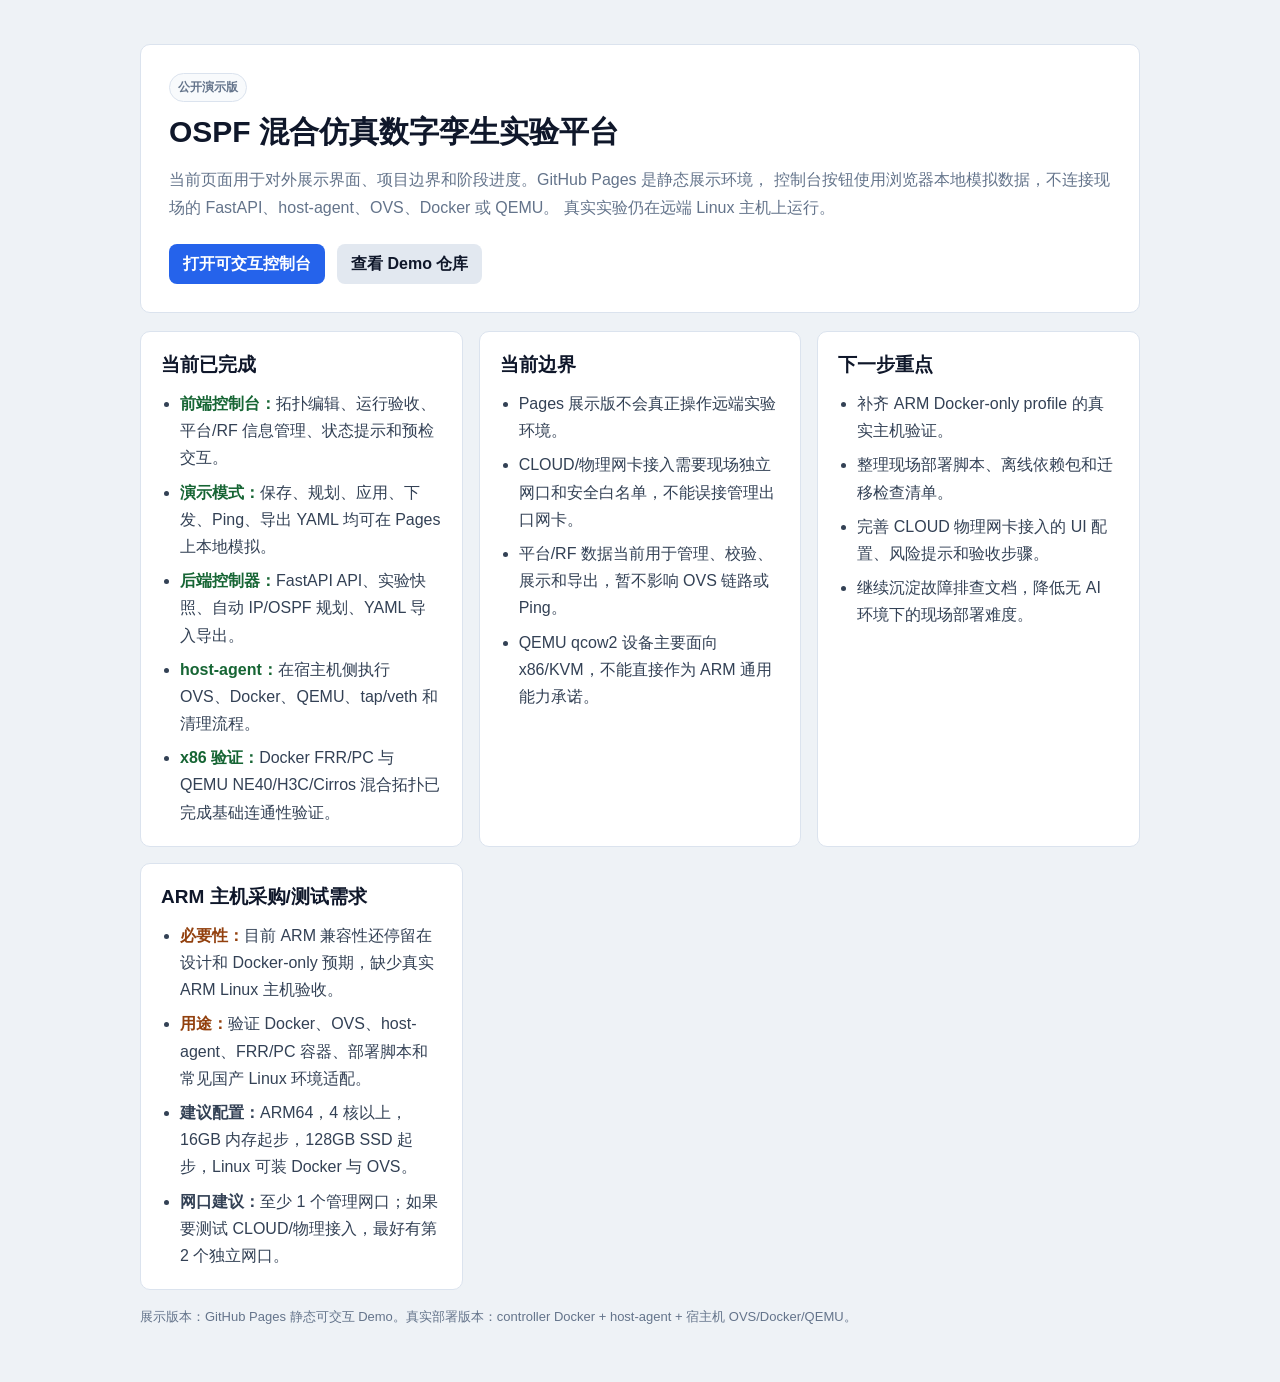
<file: progress.html>
<!doctype html>
<html lang="zh-CN">
  <head>
    <meta charset="UTF-8" />
    <meta name="viewport" content="width=device-width, initial-scale=1.0" />
    <title>OSPF 数字孪生实验平台 - 进度说明</title>
    <style>
      :root {
        color-scheme: light;
        --bg: #eef2f6;
        --surface: #ffffff;
        --text: #0f172a;
        --muted: #64748b;
        --border: #dbe3ee;
        --accent: #2563eb;
        --success: #166534;
        --warning: #92400e;
      }
      * { box-sizing: border-box; }
      body {
        margin: 0;
        background: var(--bg);
        color: var(--text);
        font-family: -apple-system, BlinkMacSystemFont, "Segoe UI", "PingFang SC", "Microsoft YaHei", sans-serif;
      }
      main {
        max-width: 1040px;
        margin: 0 auto;
        padding: 44px 20px 56px;
      }
      .hero,
      section {
        background: var(--surface);
        border: 1px solid var(--border);
        border-radius: 10px;
      }
      .hero { padding: 28px; }
      h1 {
        margin: 0 0 10px;
        font-size: 30px;
        line-height: 1.2;
      }
      p {
        color: var(--muted);
        line-height: 1.75;
      }
      .actions {
        display: flex;
        flex-wrap: wrap;
        gap: 12px;
        margin-top: 22px;
      }
      a {
        color: var(--accent);
        font-weight: 700;
      }
      .button {
        display: inline-flex;
        align-items: center;
        justify-content: center;
        min-height: 40px;
        padding: 0 14px;
        border-radius: 8px;
        background: var(--accent);
        color: white;
        text-decoration: none;
      }
      .button.secondary {
        background: #e2e8f0;
        color: var(--text);
      }
      .grid {
        display: grid;
        grid-template-columns: repeat(auto-fit, minmax(280px, 1fr));
        gap: 16px;
        margin-top: 18px;
      }
      section { padding: 20px; }
      h2 {
        margin: 0 0 12px;
        font-size: 19px;
      }
      ul {
        margin: 0;
        padding-left: 19px;
        color: #334155;
        line-height: 1.7;
      }
      li + li { margin-top: 7px; }
      .tag {
        display: inline-flex;
        margin-bottom: 12px;
        padding: 5px 8px;
        border-radius: 999px;
        border: 1px solid var(--border);
        background: #f8fafc;
        color: var(--muted);
        font-size: 12px;
        font-weight: 800;
      }
      .ok { color: var(--success); }
      .warn { color: var(--warning); }
      footer {
        margin-top: 18px;
        color: var(--muted);
        font-size: 13px;
      }
    </style>
  </head>
  <body>
    <main>
      <div class="hero">
        <span class="tag">公开演示版</span>
        <h1>OSPF 混合仿真数字孪生实验平台</h1>
        <p>
          当前页面用于对外展示界面、项目边界和阶段进度。GitHub Pages 是静态展示环境，
          控制台按钮使用浏览器本地模拟数据，不连接现场的 FastAPI、host-agent、OVS、Docker 或 QEMU。
          真实实验仍在远端 Linux 主机上运行。
        </p>
        <div class="actions">
          <a class="button" href="./">打开可交互控制台</a>
          <a class="button secondary" href="https://github.com/1205240810/ospf-v2-demo">查看 Demo 仓库</a>
        </div>
      </div>

      <div class="grid">
        <section>
          <h2>当前已完成</h2>
          <ul>
            <li><strong class="ok">前端控制台：</strong>拓扑编辑、运行验收、平台/RF 信息管理、状态提示和预检交互。</li>
            <li><strong class="ok">演示模式：</strong>保存、规划、应用、下发、Ping、导出 YAML 均可在 Pages 上本地模拟。</li>
            <li><strong class="ok">后端控制器：</strong>FastAPI API、实验快照、自动 IP/OSPF 规划、YAML 导入导出。</li>
            <li><strong class="ok">host-agent：</strong>在宿主机侧执行 OVS、Docker、QEMU、tap/veth 和清理流程。</li>
            <li><strong class="ok">x86 验证：</strong>Docker FRR/PC 与 QEMU NE40/H3C/Cirros 混合拓扑已完成基础连通性验证。</li>
          </ul>
        </section>

        <section>
          <h2>当前边界</h2>
          <ul>
            <li>Pages 展示版不会真正操作远端实验环境。</li>
            <li>CLOUD/物理网卡接入需要现场独立网口和安全白名单，不能误接管理出口网卡。</li>
            <li>平台/RF 数据当前用于管理、校验、展示和导出，暂不影响 OVS 链路或 Ping。</li>
            <li>QEMU qcow2 设备主要面向 x86/KVM，不能直接作为 ARM 通用能力承诺。</li>
          </ul>
        </section>

        <section>
          <h2>下一步重点</h2>
          <ul>
            <li>补齐 ARM Docker-only profile 的真实主机验证。</li>
            <li>整理现场部署脚本、离线依赖包和迁移检查清单。</li>
            <li>完善 CLOUD 物理网卡接入的 UI 配置、风险提示和验收步骤。</li>
            <li>继续沉淀故障排查文档，降低无 AI 环境下的现场部署难度。</li>
          </ul>
        </section>

        <section>
          <h2>ARM 主机采购/测试需求</h2>
          <ul>
            <li><strong class="warn">必要性：</strong>目前 ARM 兼容性还停留在设计和 Docker-only 预期，缺少真实 ARM Linux 主机验收。</li>
            <li><strong class="warn">用途：</strong>验证 Docker、OVS、host-agent、FRR/PC 容器、部署脚本和常见国产 Linux 环境适配。</li>
            <li><strong>建议配置：</strong>ARM64，4 核以上，16GB 内存起步，128GB SSD 起步，Linux 可装 Docker 与 OVS。</li>
            <li><strong>网口建议：</strong>至少 1 个管理网口；如果要测试 CLOUD/物理接入，最好有第 2 个独立网口。</li>
          </ul>
        </section>
      </div>

      <footer>
        展示版本：GitHub Pages 静态可交互 Demo。真实部署版本：controller Docker + host-agent + 宿主机 OVS/Docker/QEMU。
      </footer>
    </main>
  </body>
</html>
</file>
